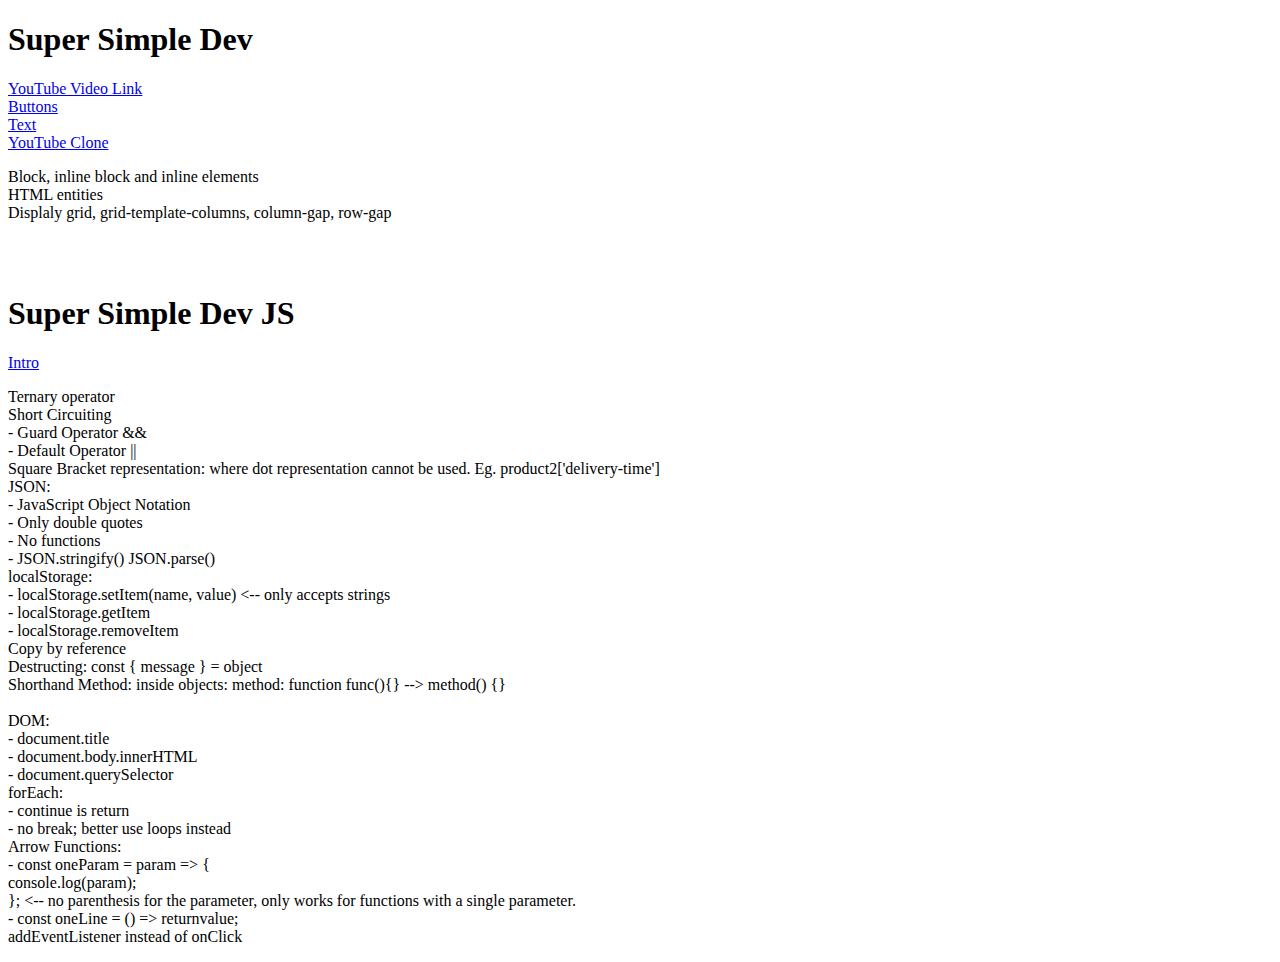
<file: index.html>
<!DOCTYPE html>
<html lang="en">

<head>
    <meta charset="UTF-8">
    <meta name="viewport" content="width=, initial-scale=1.0">
    <title>List of some of my first HTML projects</title>
</head>

<body>
    <h1>Super Simple Dev</h1>
    <a href="https://www.youtube.com/watch?v=G3e-cpL7ofc" target="_blank">YouTube Video Link</a> <br />
    <a href="./supersimpledev/buttons.html">Buttons</a> <br>
    <a href="./supersimpledev/text.html">Text</a> <br>
    <a href="./supersimpledev/youtubeclone.html">YouTube Clone</a>
    <p>
        Block, inline block and inline elements <br>
        HTML entities <br>
        Displaly grid, grid-template-columns, column-gap, row-gap
    </p>
    <br><br>
    <h1>Super Simple Dev JS</h1>
    <a href="./supersimpledevjs/">Intro</a>
    <p>
        Ternary operator <br>
        Short Circuiting <br>
        - Guard Operator && <br>
        - Default Operator || <br>    
        Square Bracket representation: where dot representation cannot be used. Eg. product2['delivery-time'] <br>
        JSON: <br>
        - JavaScript Object Notation <br>
        - Only double quotes <br>
        - No functions <br>
        - JSON.stringify()  JSON.parse() <br>
        localStorage: <br>
        - localStorage.setItem(name, value) &lt;-- only accepts strings <br>
        - localStorage.getItem <br>
        - localStorage.removeItem <br>
        Copy by reference <br>
        Destructing: const { message } = object <br>
        Shorthand Method: inside objects: method: function func(){} --&gt; method() {} <br><br>
        DOM: <br>
        - document.title <br>
        - document.body.innerHTML <br>
        - document.querySelector <br>
        forEach: <br>   
        - continue is return <br>
        - no break; better use loops instead <br>
        Arrow Functions: <br>
        - const oneParam = param => { <br>
            console.log(param); <br>
        }; &lt;-- no parenthesis for the parameter, only works for functions with a single parameter. <br>  
        - const oneLine = () => returnvalue; <br>
        addEventListener instead of onClick
    </p>
</body>

</html>
</file>
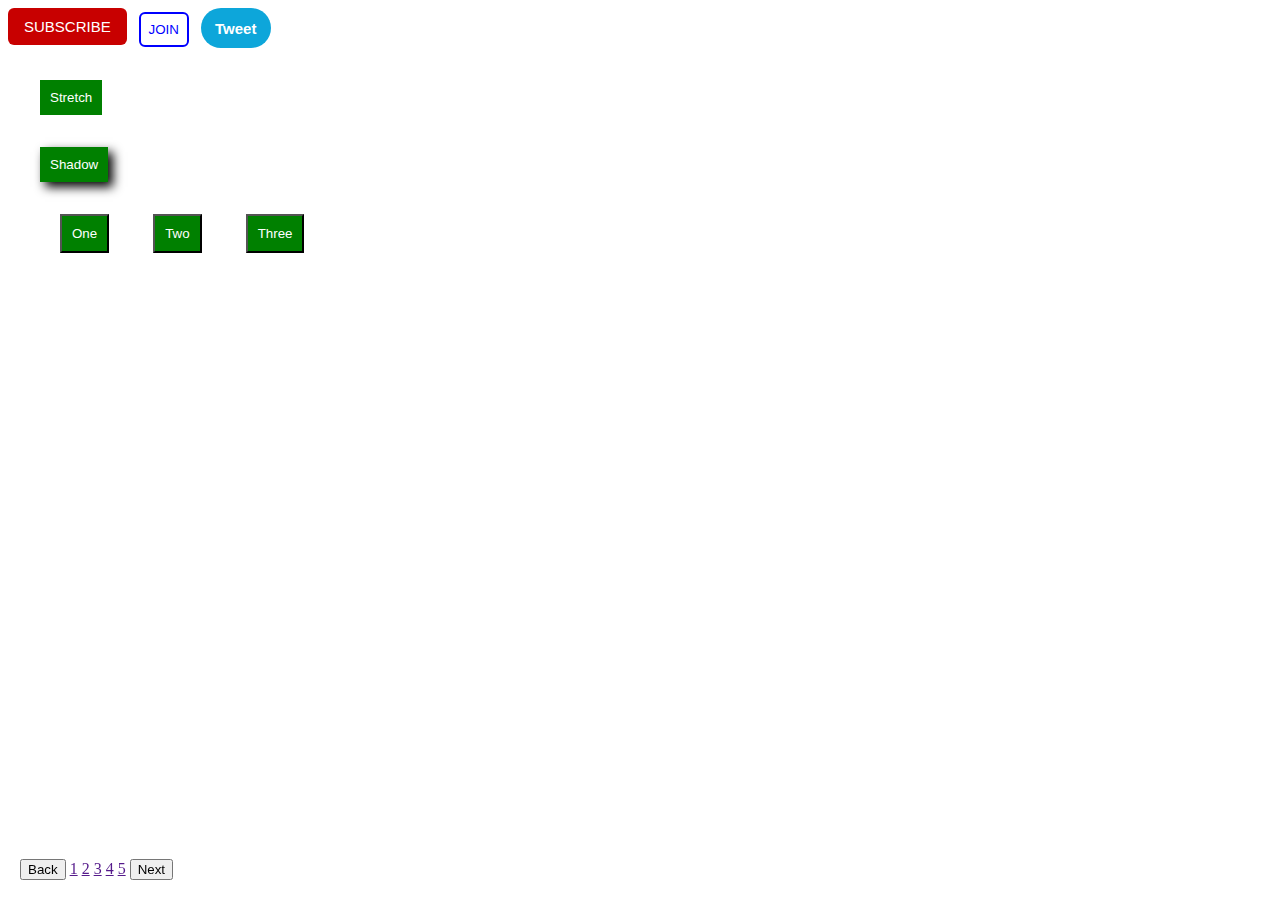
<file: supersimpledev/buttons.html>
<!DOCTYPE html>
<html lang="en">

<head>
    <meta charset="UTF-8">
    <meta name="viewport" content="width=device-width, initial-scale=1.0">
    <title>YouTube</title>
    <link rel="stylesheet" href="buttons.css">
</head>


<body>
    <button class="subscribe-button">SUBSCRIBE</button>
    <button class="join-button">JOIN</button>
    <button class="tweet-button">Tweet</button>
    <div class="stretch-div">
        <button>Stretch</button>
    </div>
    <div class="shadow-div">
        <button>Shadow</button>
    </div>
    <div class="pagination">
        <button>Back</button>
        <a href="">1</a>
        <a href="">2</a>
        <a href="">3</a>
        <a href="">4</a>
        <a href="">5</a>
        <button>Next</button>
    </div>
    <div class="marginpaddingtogether">
        <button>One</button>
        <button>Two</button>
        <button>Three</button>
    </div>
</body>

</html>
</file>
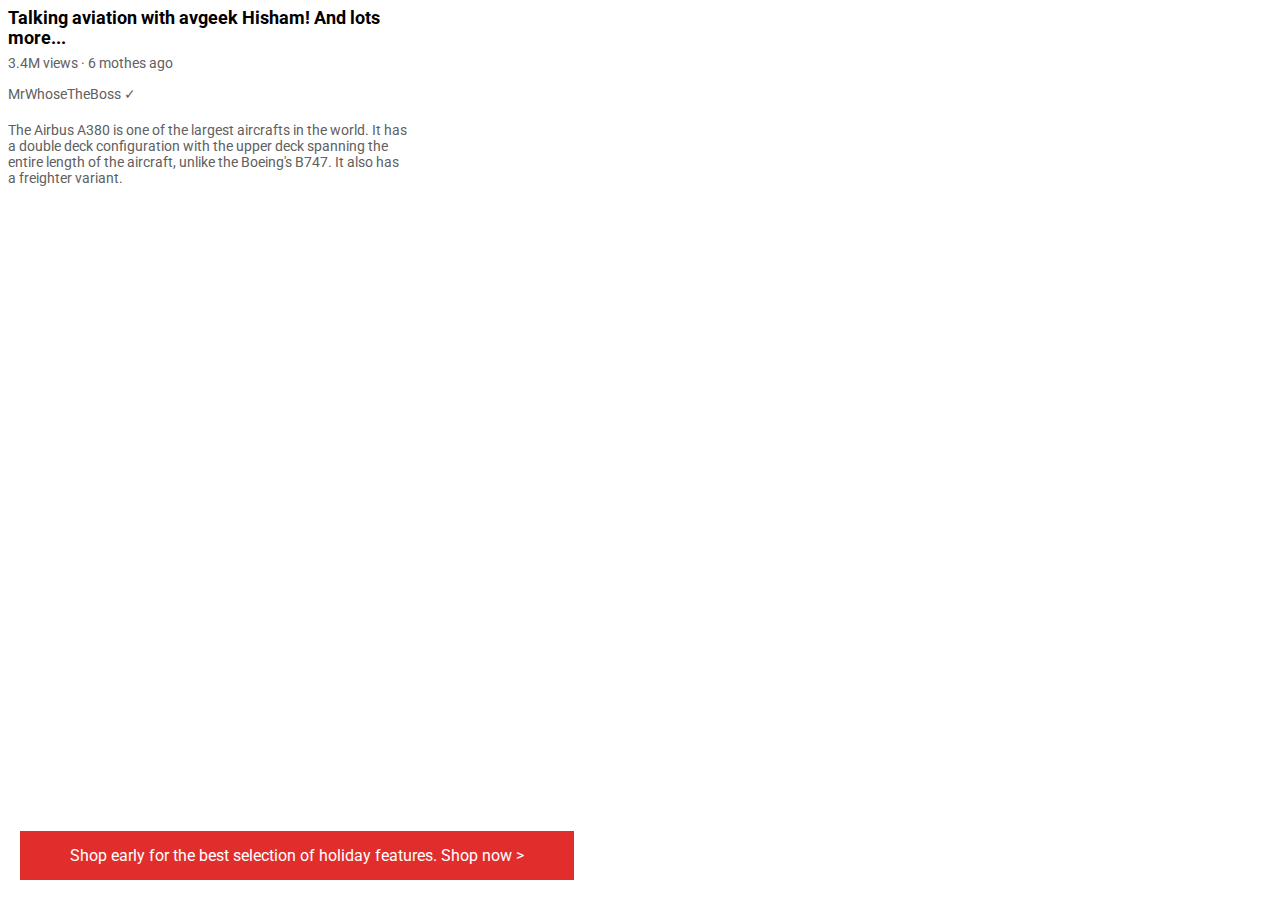
<file: supersimpledev/text.html>
<!DOCTYPE html>
<html lang="en">

<head>
    <meta charset="UTF-8">
    <meta name="viewport" content="width=device-width, initial-scale=1.0">
    <title>Text</title>
    <link rel="stylesheet" href="text.css">
    <link rel="preconnect" href="https://fonts.googleapis.com">
    <link rel="preconnect" href="https://fonts.gstatic.com" crossorigin>
    <link href="https://fonts.googleapis.com/css2?family=Roboto&display=swap" rel="stylesheet">
</head>

<body>
    <p class="video-title">
        Talking aviation with avgeek Hisham! And lots more...
    </p>
    <p class="video-stats">
        3.4M views &#183; 6 mothes ago
    </p>
    <p class="video-author">
        MrWhoseTheBoss &#x2713;
    </p>
    <p class="video-description">
        The Airbus A380 is one of the largest aircrafts in the world. It has a double deck configuration with the upper
        deck spanning the entire length of the aircraft, unlike the Boeing's B747. It also has a freighter variant.
    </p>

    <p class="apple-text">
        Shop early for the best selection of holiday features. <span class="shopnow-span">Shop now &gt;</span>
    </p>
</body>

</html>
</file>
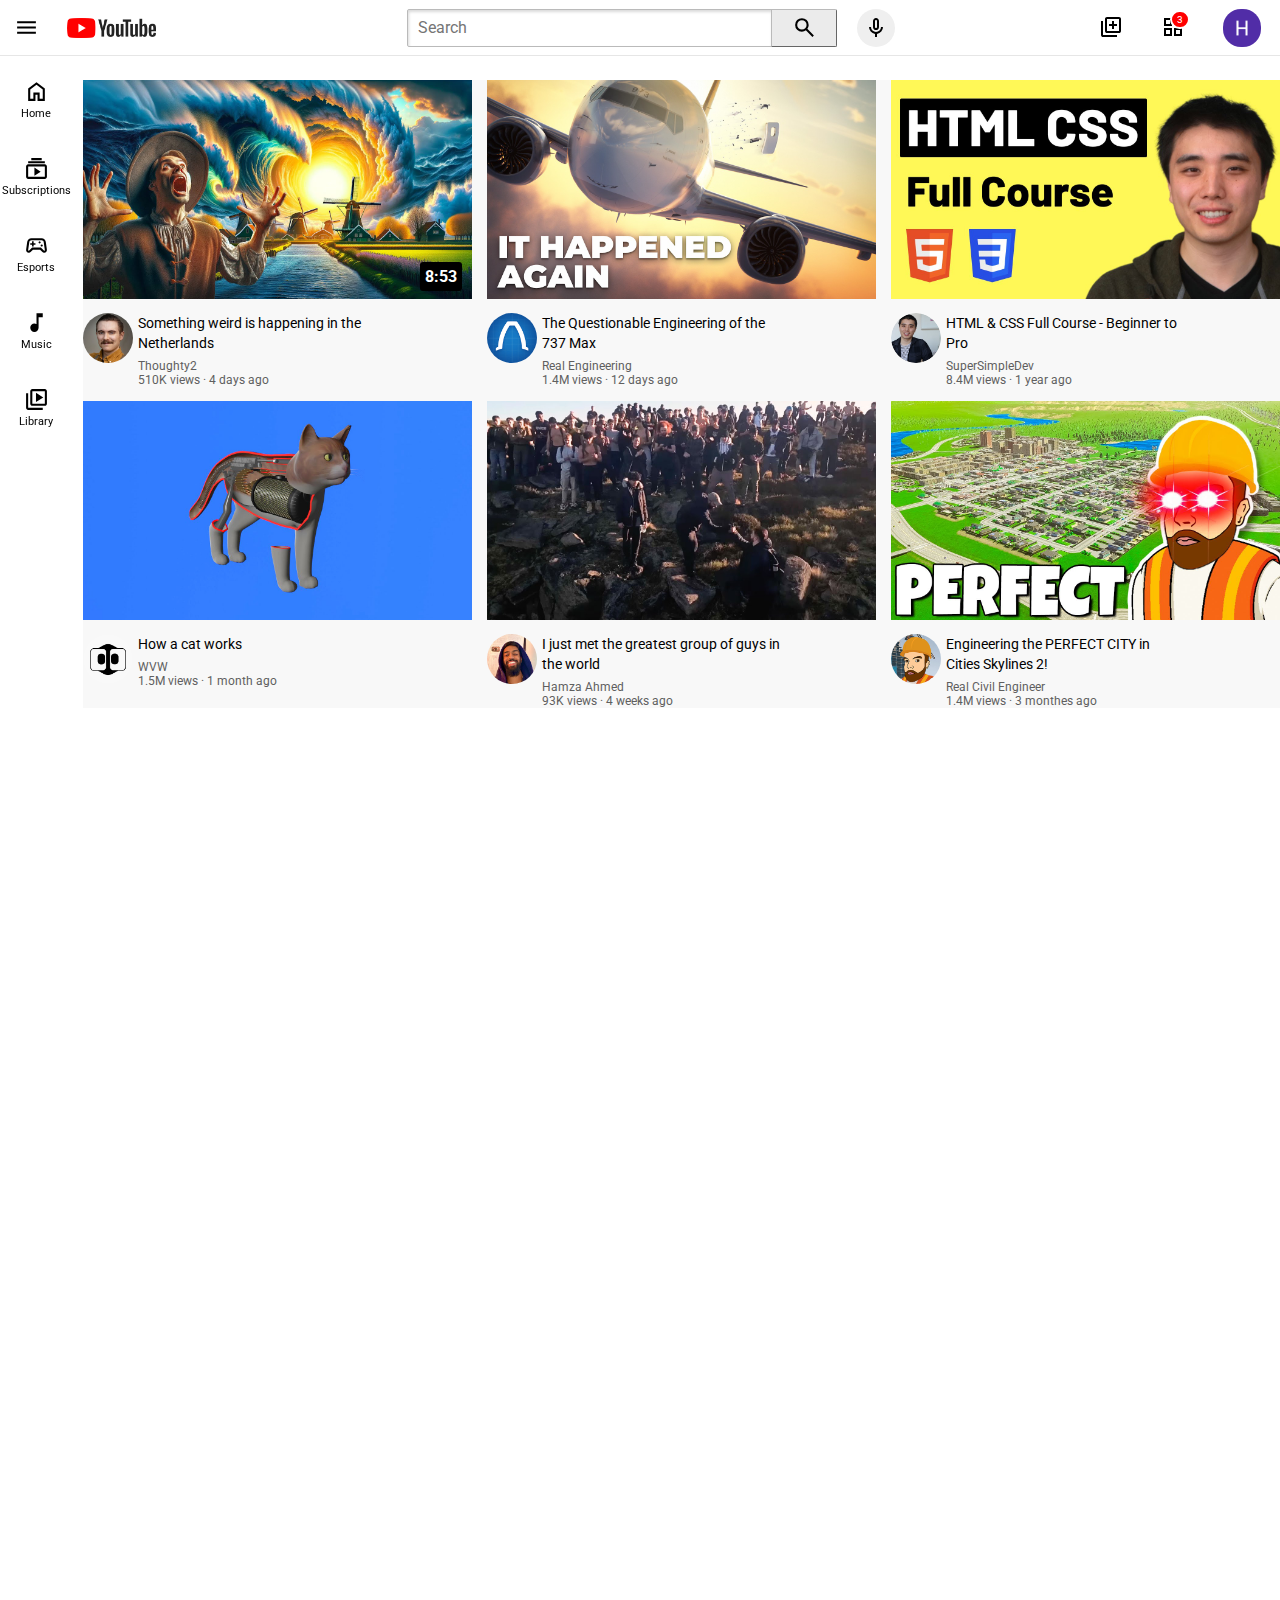
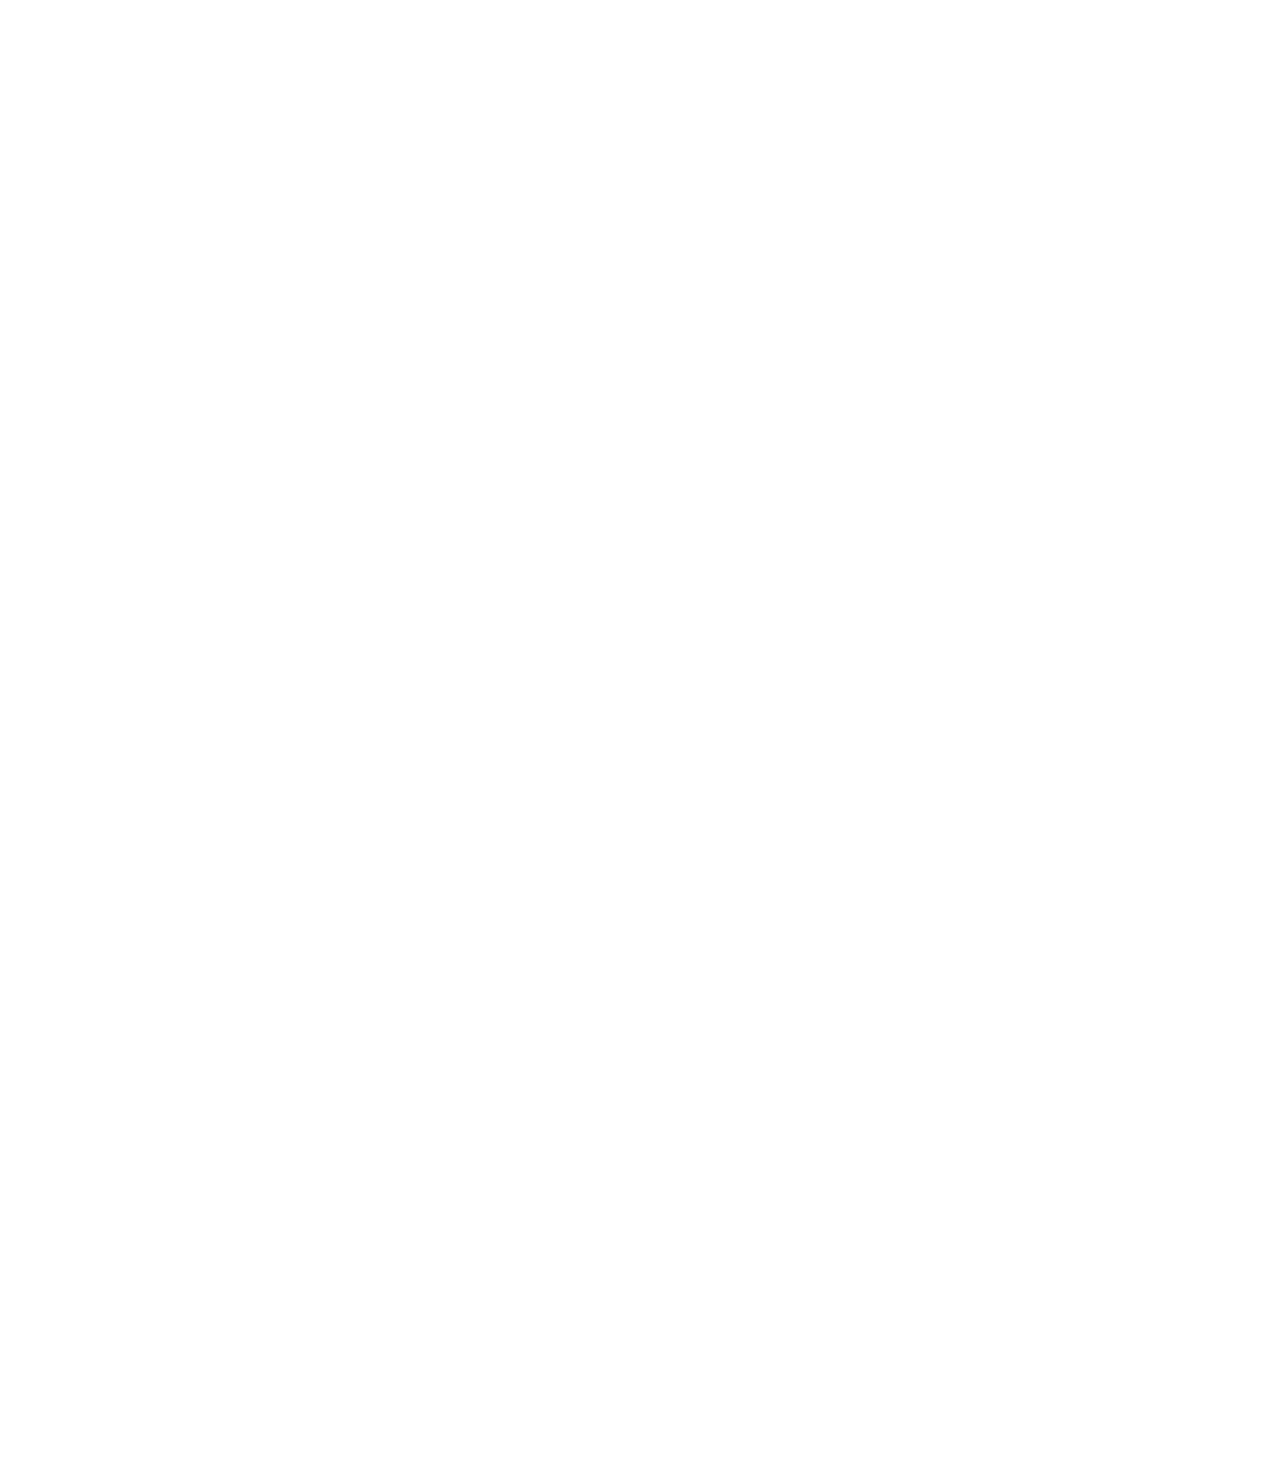
<file: supersimpledev/youtubeclone.html>
<!DOCTYPE html>
<html lang="en">

<head>
    <meta charset="UTF-8">
    <meta name="viewport" content="width=device-width, initial-scale=1.0">
    <title>YouTube</title>
    <link rel="stylesheet" href="text.css">
    <link rel="preconnect" href="https://fonts.googleapis.com">
    <link rel="preconnect" href="https://fonts.gstatic.com" crossorigin>
    <link href="https://fonts.googleapis.com/css2?family=Roboto&display=swap" rel="stylesheet">
    <link rel="stylesheet" href="youtubeclone_assets/body.css">
    <link rel="stylesheet" href="youtubeclone_assets/header.css">
    <link rel="stylesheet" href="youtubeclone_assets/general.css">
    <link rel="stylesheet" href="youtubeclone_assets/sidebar.css">
</head>

<body>
    <div class="header">
        <div class="left-section">
            <img class="hamburger-menu" src="youtubeclone_assets/hamburger.svg" alt="hamburger_menu">
            <img class="youtube-logo" src="youtubeclone_assets/YouTube_logo_(2017).png" alt="youtube_logo">
        </div>
        <div class="middle-section">
            <input class="search-bar" type="text" placeholder="Search">
            <button class="search-icon-button">
                <img src="youtubeclone_assets/search.svg" alt="search_icon">
                <div class="tooltip">Search</div>
            </button>
            <button class="microphone-icon-button">
                <img src="youtubeclone_assets/microphone.svg" alt="microphone_icon">
                <div class="tooltip">Voice Search</div>
            </button>
        </div>
        <div class="right-section">
            <div class="add-icon">
                <img src="youtubeclone_assets/library_add.svg" alt="add_video">
                <div class="tooltip">Upload Video</div>
            </div>
            <div class="block-icon">
                <img src="youtubeclone_assets/block.svg" alt="block_icon">
                <div class="block-notification">
                    3
                </div>
            </div>
            <img class="profile-icon" src="youtubeclone_assets/profile_icon.jpg" alt="profile_icon">
        </div>
    </div>

    <div class="side-bar">
        <div class="sidebar-links">
            <img src="youtubeclone_assets/home_icon.svg" alt="home_icon">
            <div>
                Home
            </div>
        </div>
        <div class="sidebar-links">
            <img src="youtubeclone_assets/subscriptions_icon.svg" alt="subscriptions_icon">
            <div>
                Subscriptions
            </div>
        </div>
        <div class="sidebar-links">
            <img src="youtubeclone_assets/esports_icon.svg" alt="esports_icon">
            <div>
                Esports
            </div>
        </div>
        <div class="sidebar-links">
            <img src="youtubeclone_assets/music_icon.svg" alt="music_icon">
            <div>
                Music
            </div>
        </div>
        <div class="sidebar-links">
            <img src="youtubeclone_assets/library_icon.svg" alt="library_icon">
            <div>
                Library
            </div>
        </div>
    </div>

    <div class="video-grid">
        <div class="video-preview">
            <div class="thumbnail-row">
                <img class="video-thumbnail" src="./youtubeclone_assets/thumbnail1.jpg" alt="thumbnail1">
                <div class="video-time">8:53</div>
            </div>
            <div class="video-info-grid">
                <div class="channel-icon">
                    <img src="youtubeclone_assets/channelicon1.jpg" alt="channelicon1">
                </div>
                <div class="video-info">
                    <p class="video-title">
                        Something weird is happening in the Netherlands
                    </p>
                    <p class="video-author">
                        Thoughty2
                    </p>
                    <p class="video-stats">
                        510K views &middot; 4 days ago
                    </p>
                </div>
                <div class="channel-peek">
                    <img src="youtubeclone_assets/channelicon1.jpg" alt="channel_icon">
                    <div>
                        <h1>Thoughty2</h1>
                        <p>6M subscribers</p>
                    </div>
                </div>
            </div>
        </div>
            
        <div class="video-preview">
            <div>
                <img class="video-thumbnail" src="./youtubeclone_assets/thumbnail2.jpg" alt="thumbnail1">
            </div>
            <div class="video-info-grid">
                <div class="channel-icon">
                    <img src="youtubeclone_assets/channelicon2.jpg" alt="channelicon1">
                </div>
                <div class="video-info">
                    <p class="video-title">
                        The Questionable Engineering of the 737 Max
                    </p>
                    <p class="video-author">
                        Real Engineering
                    </p>
                    <p class="video-stats">
                        1.4M views &middot; 12 days ago
                    </p>
                </div>
            </div>
        </div>

        <div class="video-preview">
            <div>
                <img class="video-thumbnail" src="./youtubeclone_assets/thumbnail3.jpg" alt="thumbnail1">
            </div>
            <div class="video-info-grid">
                <div class="channel-icon">
                    <img src="youtubeclone_assets/channelicon3.jpg" alt="channelicon1">
                </div>
                <div class="video-info">
                    <p class="video-title">
                        HTML & CSS Full Course - Beginner to Pro
                    </p>
                    <p class="video-author">
                        SuperSimpleDev
                    </p>
                    <p class="video-stats">
                        8.4M views &middot; 1 year ago
                    </p>
                </div>
            </div>
        </div>

        <div class="video-preview">
            <div>
                <img class="video-thumbnail" src="./youtubeclone_assets/thumbnail4.jpg" alt="thumbnail1">
            </div>
            <div class="video-info-grid">
                <div class="channel-icon">
                    <img src="youtubeclone_assets/channelicon4.jpg" alt="channelicon1">
                </div>
                <div class="video-info">
                    <p class="video-title">
                        How a cat works
                    </p>
                    <p class="video-author">
                        WVW
                    </p>
                    <p class="video-stats">
                        1.5M views &middot; 1 month ago
                    </p>
                </div>
            </div>
        </div>


        <div class="video-preview">
            <div>
                <img class="video-thumbnail" src="./youtubeclone_assets/thumbnail5.jpg" alt="thumbnail1">
            </div>
            <div class="video-info-grid">
                <div class="channel-icon">
                    <img src="youtubeclone_assets/channelicon5.jpg" alt="channelicon1">
                </div>
                <div class="video-info">
                    <p class="video-title">
                        I just met the greatest group of guys in the world
                    </p>
                    <p class="video-author">
                        Hamza Ahmed
                    </p>
                    <p class="video-stats">
                        93K views &middot; 4 weeks ago
                    </p>
                </div>
            </div>
        </div>

        <div class="video-preview">
            <div>
                <img class="video-thumbnail" src="./youtubeclone_assets/thumbnail6.jpg" alt="thumbnail1">
            </div>
            <div class="video-info-grid">
                <div class="channel-icon">
                    <img src="youtubeclone_assets/channelicon6.jpg" alt="channelicon1">
                </div>
                <div class="video-info">
                    <p class="video-title">
                        Engineering the PERFECT CITY in Cities Skylines 2!
                    </p>
                    <p class="video-author">
                        Real Civil Engineer
                    </p>
                    <p class="video-stats">
                        1.4M views &middot; 3 monthes ago
                    </p>
                </div>
            </div>
        </div>
    </div>
</body>

</html>
</file>
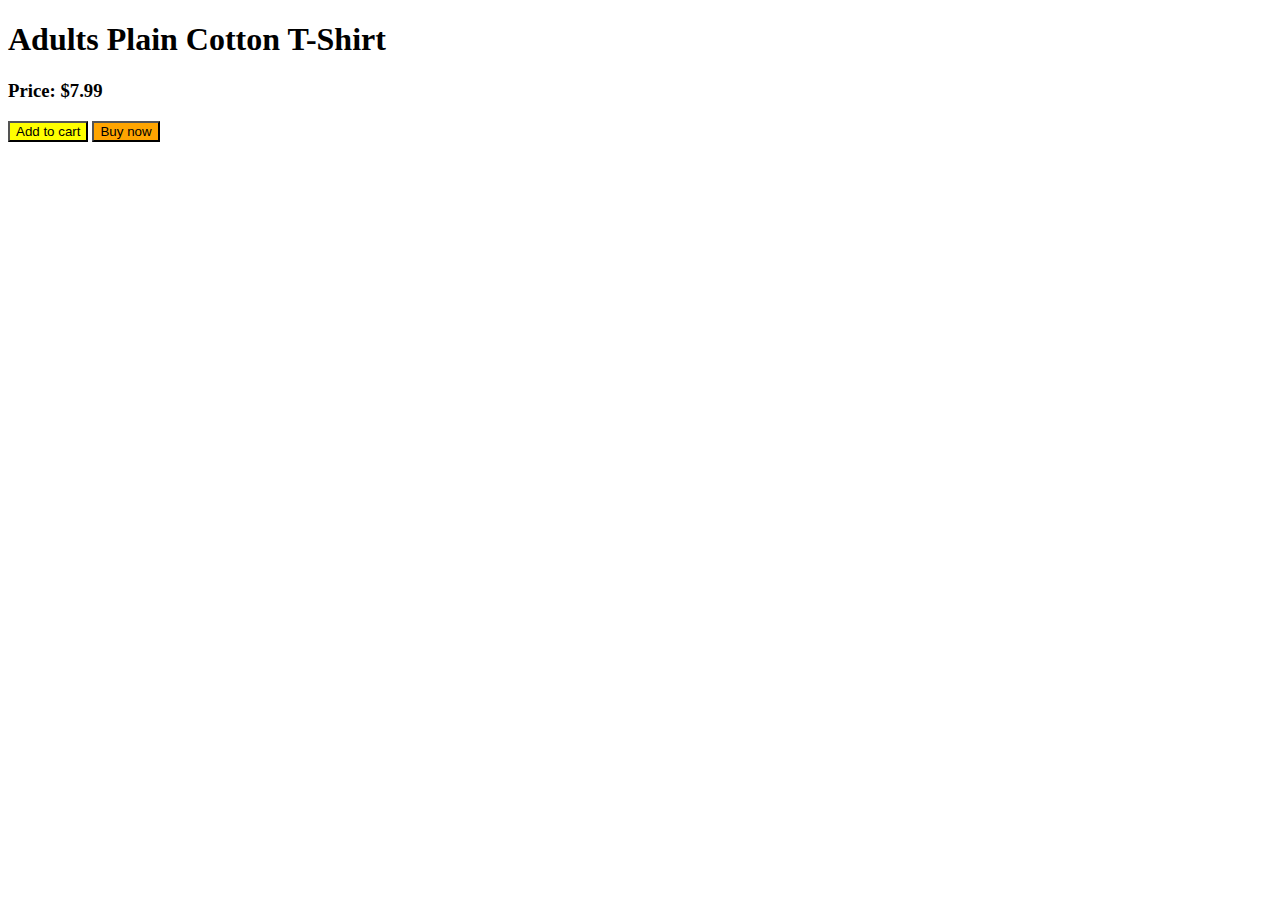
<file: supersimpledevjs/01-supersimpledevjs.html>
<!DOCTYPE html>
<html lang="en">
<head>
    <meta charset="UTF-8">
    <meta name="viewport" content="width=device-width, initial-scale=1.0">
    <title>JavaScript</title>
</head>
<body>
    <h1>Adults Plain Cotton T-Shirt</h1>
    <h3>Price: $7.99</h3>
    <button style="background-color: yellow;" onclick="
        alert('Added to cart');    
    ">Add to cart</button>
    <button style="background-color: orange;" onclick="
        console.log('loading...');
        alert('Purchased!');
    ">Buy now</button>
</body>
</html>
</file>
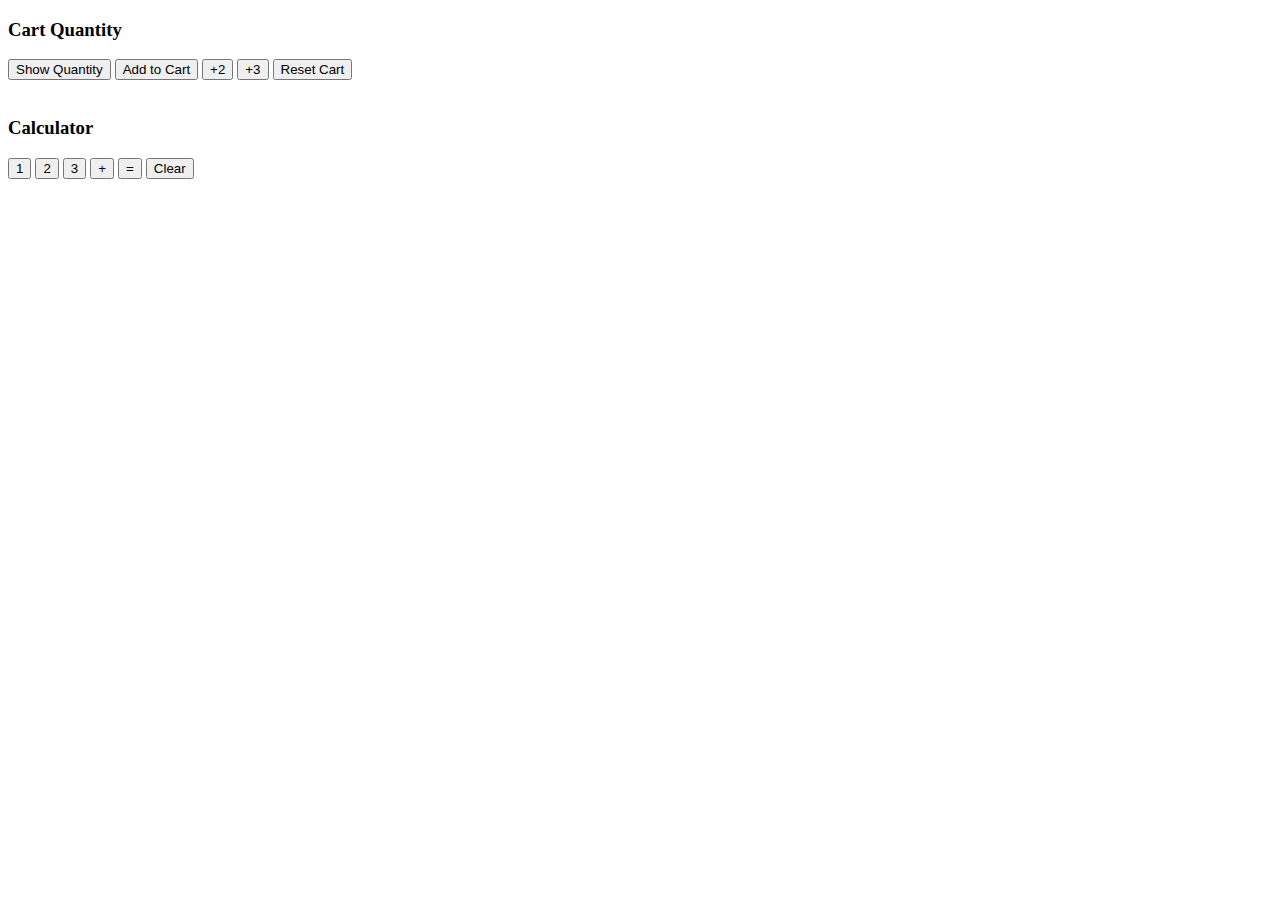
<file: supersimpledevjs/02-variables.html>
<!DOCTYPE html>
<html lang="en">
<head>
    <meta charset="UTF-8">
    <meta name="viewport" content="width=device-width, initial-scale=1.0">
    <title>Variables</title>
</head>
<body>
    <script>
        let cartquantity = 0;
        let calculation = "";

        function updateCartQuantity (amount) {
            if (amount == '0') {
                cartquantity = 0;
                console.log('Cart Quantity Reset');
            } else {
                if (cartquantity == 10) {
                    alert('Cart is full!');
                    return;
                }
                cartquantity = (cartquantity + amount) > 10 ? 10 : cartquantity += amount;
                console.log(`Cart Quantity: ${cartquantity}`);
            }
        }

        function appendCalculation (character) {
            calculation += character;
            console.log(calculation);
        }
    </script>
    
    <h3>Cart Quantity</h3> 
    <button onclick="console.log(`Cart Quantity: ${cartquantity}`)">Show Quantity</button>
    <button onclick="updateCartQuantity(1)">Add to Cart</button>
    <button onclick="updateCartQuantity(2)">+2</button>
    <button onclick="updateCartQuantity(3)">+3</button>
    <button onclick="updateCartQuantity(0)">Reset Cart</button>

    <br><br>
    <h3>Calculator</h3>
    <button onclick="appendCalculation(1)">1</button>
    <button onclick="appendCalculation(2)">2</button>
    <button onclick="appendCalculation(3)">3</button>
    <button onclick="appendCalculation(' + ')">+</button>
    <button onclick="calculation = eval(calculation); console.log(calculation)">=</button>
    <button onclick="calculation = ''; console.log('Cleared.')">Clear</button>
</body>
</html>
</file>
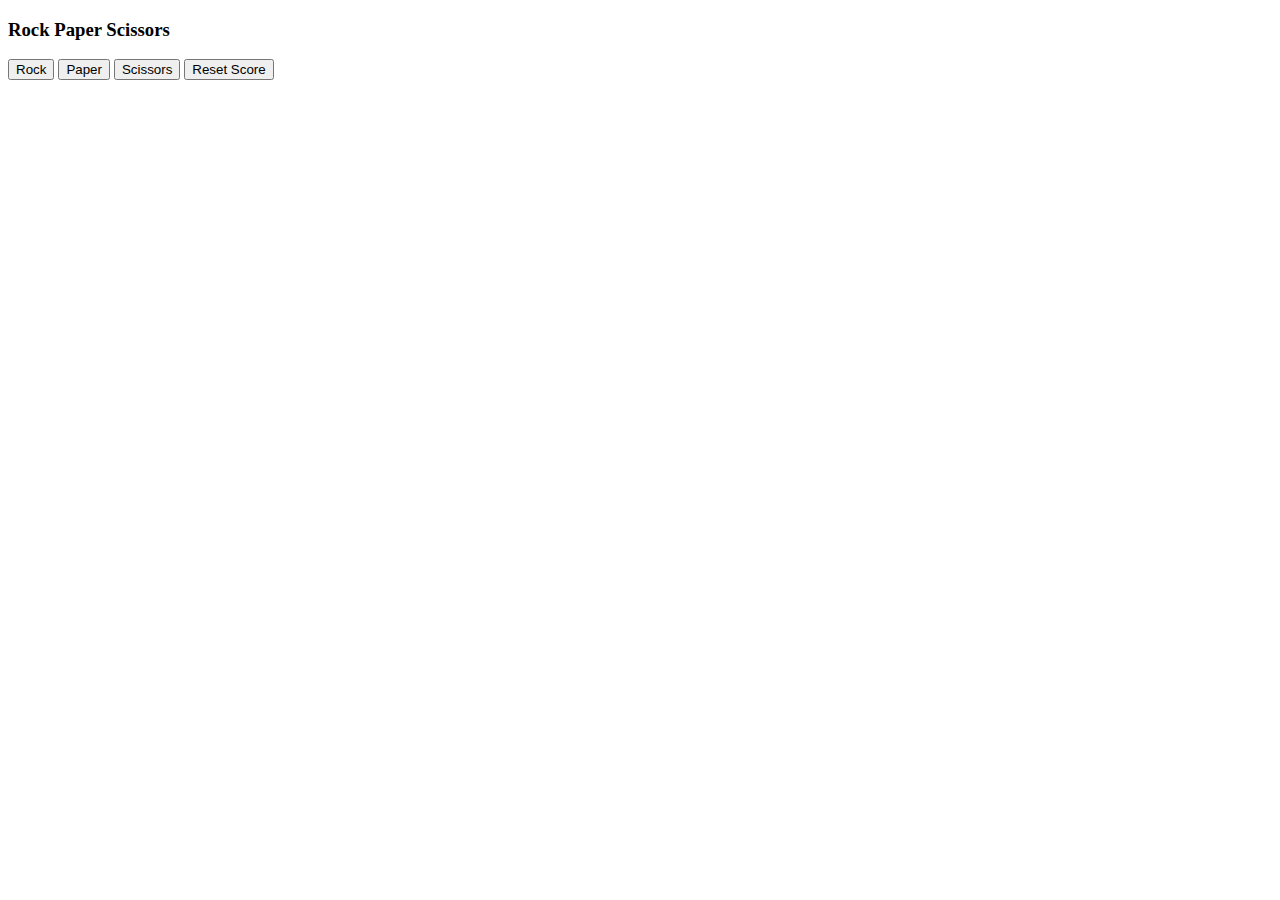
<file: supersimpledevjs/03-rock-paper-scissor.html>
<!DOCTYPE html>
<html lang="en">
<head>
    <meta charset="UTF-8">
    <meta name="viewport" content="width=device-width, initial-scale=1.0">
    <title>Booleans</title>
</head>
<body>
    <script>
        const score = {
            wins: 0,
            loses: 0,
            ties: 0
        }

        function decideWinner (userChoice) {
            let randomNumber = Math.random();
            let computerChoice = '';
            let result = '';

            if (randomNumber < 0.33) {
                computerChoice = 'rock';
            } else if (randomNumber > 0.66) {
                computerChoice = 'scissor';
            } else {
                computerChoice = 'paper';
            }
            if (userChoice == computerChoice) {
                result = 'Tie.';
                score.ties++;
            } else if ((userChoice == 'rock' && computerChoice == 'scissor') || (userChoice == 'paper' && computerChoice == 'rock') || (userChoice == 'scissor' && computerChoice == 'paper')) {
                result = 'You won.';
                score.wins++;
            } else {
                result = 'You lost.';
                score.loses++;
            }
            
            alert(`You chose ${userChoice}. The computer chose ${computerChoice}. ${result}\nWins:${score.wins} Loses:${score.loses} Ties:${score.ties}`);
        }
    </script>

    <h3>Rock Paper Scissors</h3>
    <button onclick="decideWinner('rock')">Rock</button>
    <button onclick="decideWinner('paper')">Paper</button>
    <button onclick="decideWinner('scissors')">Scissors</button>
    <button onclick="score.loses = score.ties = score.wins = 0">Reset Score</button>
</body>
</html>
</file>
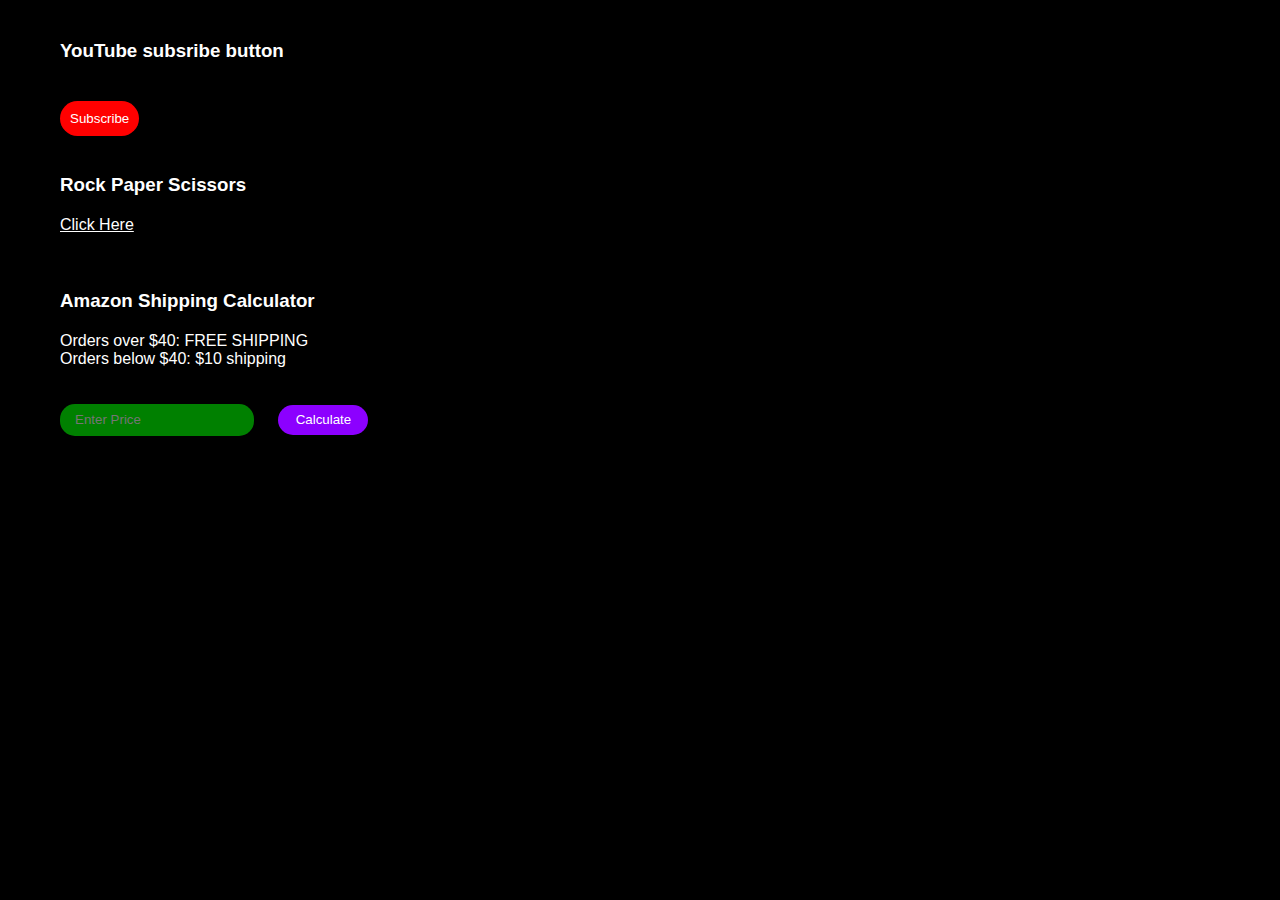
<file: supersimpledevjs/04-dom.html>
<!DOCTYPE html>
<html lang="en">
<head>
    <meta charset="UTF-8">
    <meta name="viewport" content="width=device-width, initial-scale=1.0">
    <title>DOM</title>
    <link rel="stylesheet" href="./04-dom.css">
</head>
<body>
    <script>
        function subscribe() {
            const buttonContent = document.querySelector('.subscribe-button').innerHTML;
            if (buttonContent == 'Subscribe') {
                document.querySelector('.subscribe-button').innerText = 'Subscribed';
            } else {
                document.querySelector('.subscribe-button').innerText = 'Subscribe';
            }
        }

        function calculateCost() {
            let cost = Number(document.querySelector('.input-element').value) * 100;
            if (isNaN(cost)) {
                alert('Please enter a number');
                document.querySelector('.input-element').value = '';
                return;
            } else if (cost < 4000) {
                cost += 1000;
            }
            cost /= 100;
            document.querySelector('.cost-display').innerHTML = `Total cost: $${cost}.`;
        }

        function keyPress (event) {
            if (event.key === "Enter")
                calculateCost();
        }
    </script>

    <h3>YouTube subsribe button</h3>
    <button class="subscribe-button" onclick="subscribe()">Subscribe</button>
    <br><br>
    
    <h3>Rock Paper Scissors</h3>
    <div>
      <a class="rps-link" href="./05-rock-paper-scissors-v2.html">Click Here</a>
    </div>
    <br><br>

    <h3>Amazon Shipping Calculator</h3>
    <p>Orders over $40: FREE SHIPPING <br>Orders below $40: $10 shipping</p>
    <input class="input-element" placeholder="Enter Price" onkeydown="keyPress(event)">
    <button class="input-button" onclick="calculateCost()">Calculate</button>
    <p class="cost-display"></p>
</body>
</html>
</file>
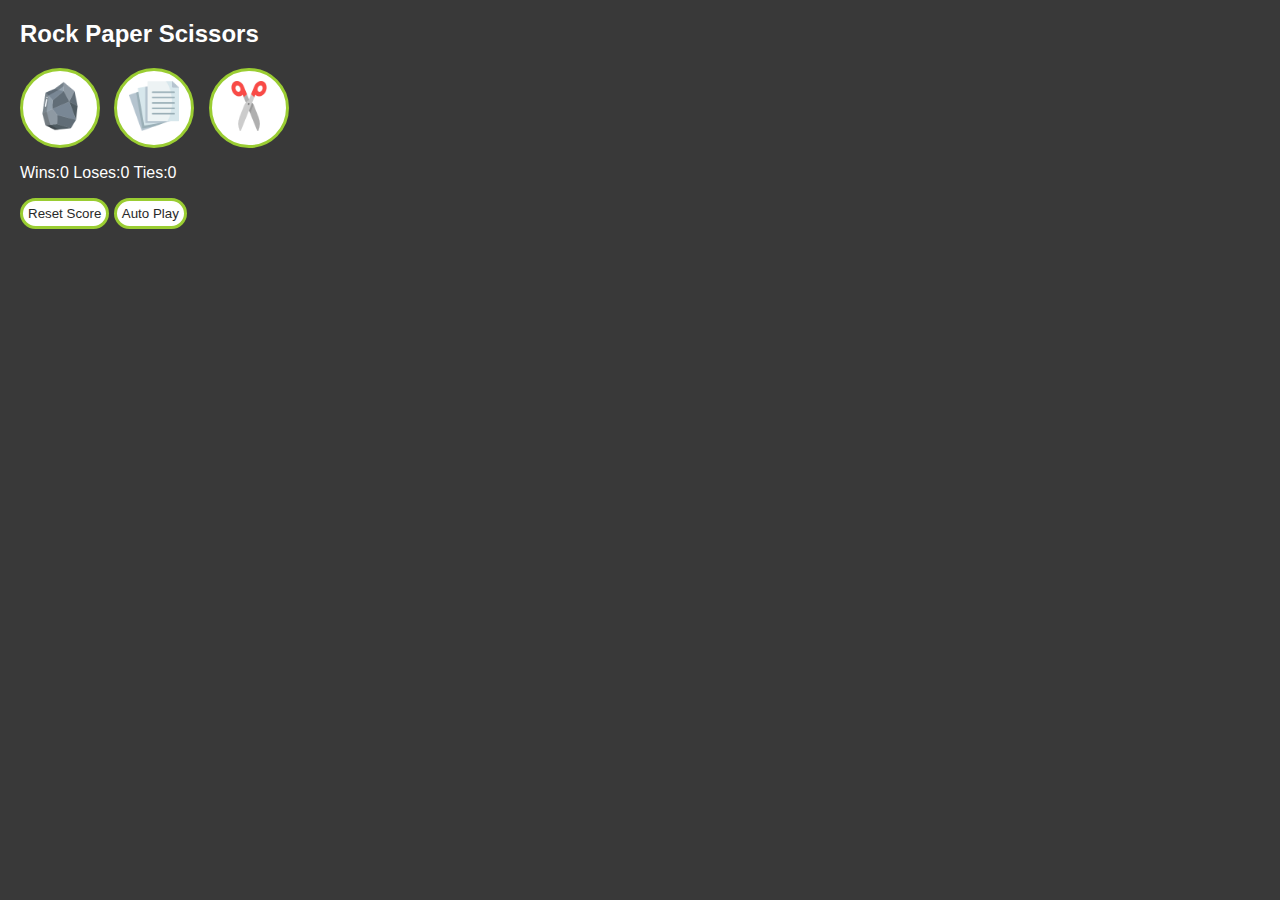
<file: supersimpledevjs/05-rock-paper-scissors-v2.html>
<!DOCTYPE html>
<html lang="en">
<head>
    <meta charset="UTF-8">
    <meta name="viewport" content="width=device-width, initial-scale=1.0">
    <title>Rock Paper Scissor</title>
    <link rel="stylesheet" href="./05-rock-paper-scissors-v2.css">
</head>
<body>
    <div class="rps">
        <h2>Rock Paper Scissors</h2>
        <button onclick="updateScore('rock')"><img src="./assets/rock.png" alt="Rock"></button>
        <button onclick="updateScore('paper')"><img src="./assets/paper.png" alt="Paper"></button>
        <button onclick="updateScore('scissor')"><img src="./assets/scissors.png" alt="Scissors"></button>
    </div>
    <p class="js-result"></p>
    <p class="js-computer-choice"></p>
    <p class="js-score"></p>

    <button class="reset-button" onclick="resetScore()">Reset Score</button>
    <button class="auto-play-button" onclick="autoPlay()">Auto Play</button>

    <script>
        const score = {
            wins: 0,
            loses: 0,
            ties: 0
        }

        displayScore();

        function updateScore (userChoice) {
            let randomNumber = Math.random();
            let computerChoice = '';
            let result = '';

            if (randomNumber < 0.33) {
                computerChoice = 'rock';
            } else if (randomNumber > 0.66) {
                computerChoice = 'scissor';
            } else {
                computerChoice = 'paper';
            }

            if (userChoice == computerChoice) {
                result = 'Tie.';
                score.ties++;
            } else if ((userChoice == 'rock' && computerChoice == 'scissor') || (userChoice == 'paper' && computerChoice == 'rock') || (userChoice == 'scissor' && computerChoice == 'paper')) {
                result = 'You won.';
                score.wins++;
            } else {
                result = 'You lost.';
                score.loses++;
            }

            document.querySelector('.js-result').innerHTML = result;
            document.querySelector('.js-computer-choice').innerHTML = 'Computer choice: ' + computerChoice;
            displayScore();
        }

        function displayScore () {
            document.querySelector('.js-score')
            .innerHTML = `Wins:${score.wins} Loses:${score.loses} Ties:${score.ties}`;
        }

        function resetScore() {
            score.loses = score.wins = score.ties = 0;
            displayScore();
            document.querySelector('.js-result').innerHTML = '';
            document.querySelector('.js-computer-choice').innerHTML = '';
        }

        let isPlaying = false;
        let autoPlayId;

        function autoPlay() {
            if (isPlaying) {
                clearInterval(autoPlayId);
                isPlaying = false;
                return;
            }
            autoPlayId = setInterval(() => {
                const randomNumber = Math.random();
                if (randomNumber < 0.33) {
                    updateScore('rock');
                } else if (randomNumber > 0.66) {
                    updateScore('paper');
                } else {
                    updateScore('scissor');
                }
            }, 10);
            isPlaying = true;
        }
    </script>
</body>
</html>
</file>
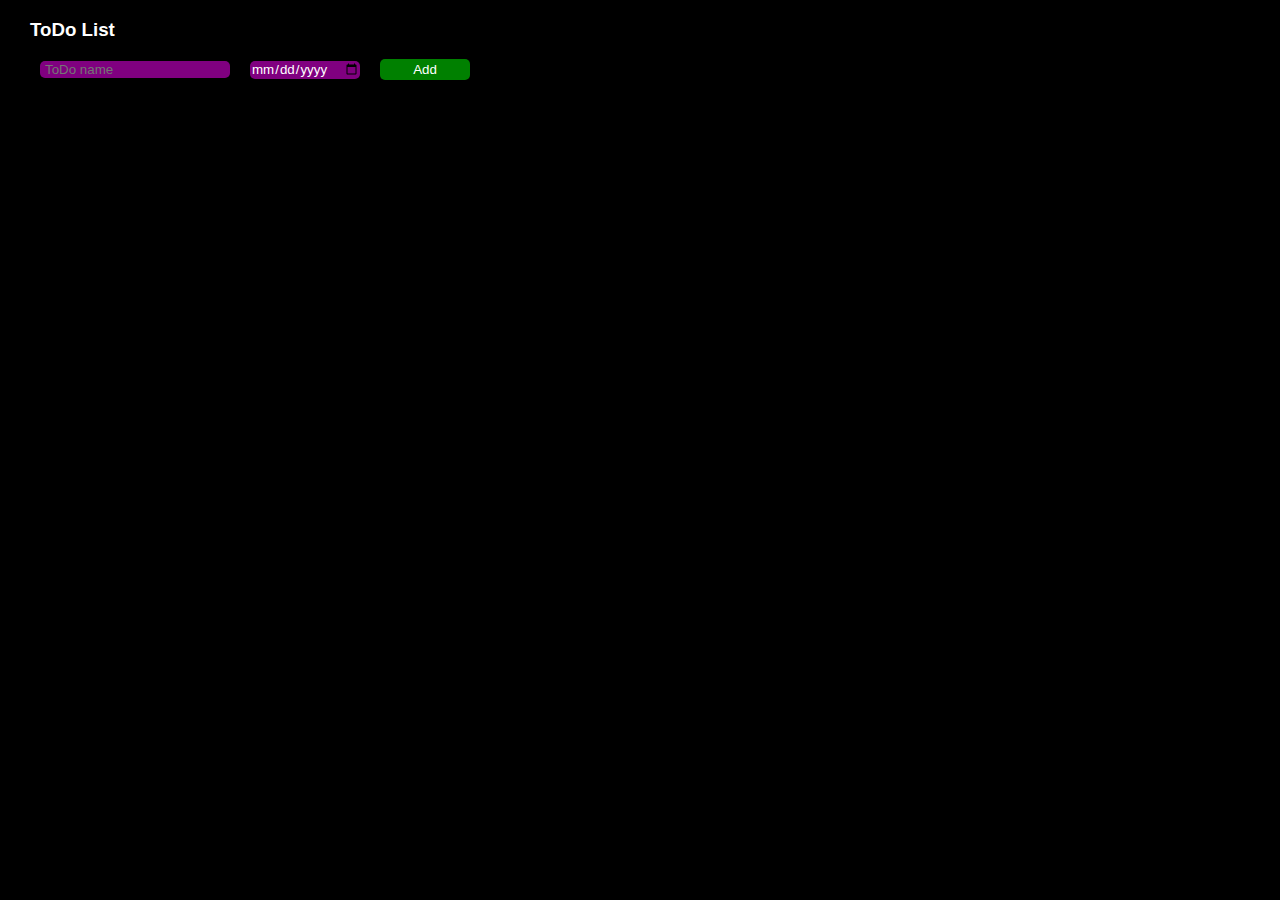
<file: supersimpledevjs/06-todo-list.html>
<!DOCTYPE html>
<html lang="en">
<head>
    <meta charset="UTF-8">
    <meta name="viewport" content="width=device-width, initial-scale=1.0">
    <title>ToDo List</title>
    <link rel="stylesheet" href="./06-todo-list.css">
</head>
<body>
    <script src="./06-todo-list.js"></script>

    <h3>ToDo List</h3>
    <div class="todo-grid">
        <input class="name-input" placeholder="ToDo name">
        <input class="date-input" type="date">
        <button class="add-button" onclick="addTodo()">Add</button>
    </div>
    <div class="todo-list">

    </div>
</body>
</html>
</file>
<file: supersimpledev/buttons.css>
.subscribe-button {
    background-color: rgb(200, 0, 0);
    border: none;
    color: white;
    /* height: 40px;
    width: 100px; */
    padding-top: 10px;
    padding-bottom: 10px;
    padding-left: 16px;
    padding-right: 16px;
    border-radius: 6px;
    font-size: 15px;
    cursor: pointer;
    margin-right: 8px;
    transition: opacity 0.2s;
    vertical-align: top;
}

.subscribe-button:hover {
    opacity: 0.7;
}

.subscribe-button:active {
    opacity: 0.4;
}

.join-button {
    background-color: white;
    border-color: blue;
    color: blue;
    height: 35px;
    width: 50px;
    border-radius: 6px;
    border-style: solid;
    cursor: pointer;
    transition: all 0.2s;
}

.join-button:hover {
    background-color: blue;
    border-color: white;
    color: white;
}

.join-button:active {
    opacity: 0.7;
}

.tweet-button {
    background-color: rgb(13, 166, 218);
    color: white;
    height: 40px;
    width: 70px;
    cursor: pointer;
    border: none;
    border-radius: 20px;
    font-size: 15px;
    font-weight: 700;
    margin-left: 8px;
    transition: box-shadow 0.15s;
}

.tweet-button:hover {
    box-shadow: 5px 5px 10px rgba(0, 0, 0, 0.15);
}

.pagination {
    width: 500px;
    position: fixed;
    bottom: 20px;
    left: 20px;
}

.stretch-div {
    margin-top: 2rem;
    margin-left: 2rem;
}

.stretch-div button {
    background-color: green;
    color: white;
    border: none;
    padding-top: 10px;
    padding-bottom: 10px;
    padding-left: 10px;
    padding-right: 10px;
    transition: all 0.5s;
}

.stretch-div button:hover {
    padding-top: 20px;
    padding-bottom: 20px;
    padding-left: 20px;
    padding-right: 20px;
}

.shadow-div {
    margin-top: 2rem;
    margin-left: 2rem;
}

.shadow-div button {
    background-color: green;
    color: white;
    border: none;
    padding-top: 10px;
    padding-bottom: 10px;
    padding-left: 10px;
    padding-right: 10px;
    cursor: pointer;
    box-shadow: 5px 5px 10px black;
}

.shadow-div button:active {
    margin-top: 5px;
    margin-left: 5px;
    box-shadow: none;
}

.marginpaddingtogether {
    margin-top: 2rem;
    margin-left: 2rem;
}

.marginpaddingtogether button {
    background-color: green;
    color: white;
    padding-top: 10px;
    padding-bottom: 10px;
    padding-left: 10px;
    padding-right: 10px;
    margin-right: 20px;
    margin-left: 20px;
    transition: all 0.5s;
}

.marginpaddingtogether button:hover {
    padding-left: 20px;
    padding-right: 20px;
    margin-right: 10px;
    margin-left: 10px;
}
</file>
<file: supersimpledev/text.css>
p {
    font-family: Roboto;
    margin-top: 0;
    margin-bottom: 0;
}

.video-title {
    font-size: 18px;
    font-weight: bold;
    text-align: left;
    width: 400px;
    line-height: 20px;
}

.video-stats {
    font-size: 14px;
    color: rgb(96, 96, 96);
    margin-top: 7px;
}

.video-author {
    font-size: 14px;
    color: rgb(96, 96, 96);
    margin-top: 15px;
}

.video-description {
    font-size: 14px;
    color: rgb(96, 96, 96);
    width: 400px;
    margin-top: 20px;
}

.apple-text {
    position: absolute;
    bottom: 20px;
    left: 20px;
    background-color: rgb(226, 45, 45);
    color: white;
    padding-top: 15px;
    padding-bottom: 15px;
    padding-right: 50px;
    padding-left: 50px;
    cursor: default;
}

.shopnow-span:hover {
    text-decoration: underline;
    cursor: pointer;
}
</file>
<file: supersimpledev/youtubeclone_assets/body.css>
body {
    margin: 0;
    height: 3000px;
    padding-top: 80px;
    padding-left: 83px;
}

.video-grid {
    display: grid;
    grid-template-columns: 1fr 1fr 1fr;
    column-gap: 15px;
    row-gap: 14px;
    background-color: rgb(248, 248, 248);
}

@media (max-width: 1019px) {
    .video-grid {
        grid-template-columns: 1fr 1fr;
    }
}

@media (max-width: 700px) {
    .video-grid {
        grid-template-columns: 1fr;
    }
}

.video-preview {
    vertical-align: top;
}

.video-info-grid {
    display: grid;
    grid-template-columns: 50px 250px;
    position: relative;
}

.thumbnail-row {
    position: relative;
}

.video-thumbnail {
    width: 100%;
}

.video-time {
    background-color: black;
    color: white;
    position: absolute;
    right: 10px;
    bottom: 12px;
    font-weight: 700;
    padding: 5px;
    border-radius: 3px;
}

.channel-icon {
    vertical-align: top;
    padding: 0;
}

.channel-icon img {
    width: 100%;
    border-radius: 50px;
    margin-top: 10px;
}

.video-info {
    padding-left: 5px;
    padding-top: 10px;
}

.video-title {
    margin-top: 0;
    margin-bottom: 6px;
    font-size: 14px;
    font-weight: 400;
    line-height: 20px;
    width: 240px;
}

.video-author,
.video-stats {
    margin: 0;
    font-size: 12px;
    color: rgb(95, 95, 95);
}

.channel-peek {
    position: absolute;
    background-color: white;
    box-shadow: 0px 0px 5px grey;
    border-radius: 5px;
    display: grid;
    grid-template-columns: 70px 150px;
    padding: 10px;
    align-items: center;
    opacity: 0;
}   

.channel-peek div {
    font-size: 9px;
    padding: 0;
}

.channel-peek h1 {
    padding: 0;
}

.channel-peek img {
    height: 40px;
    border-radius: 20px;
}

.video-info-grid:hover .channel-peek {
    opacity: 1;
}
</file>
<file: supersimpledev/youtubeclone_assets/header.css>
.header {
    height: 55px;
    display: flex;
    flex-direction: row;
    justify-content: space-between;
    position: fixed;
    background-color: white;
    z-index: 100;
    top: 0;
    right: 0;
    left: 0;
    border-bottom-width: 1px;
    border-bottom-style: solid;
    border-color: rgb(230, 230, 230);
}

.left-section {
    /* background-color: lightblue; */
    width: 170px;
    margin-right: 70px;
    display: flex;
    flex-direction: row;
    justify-content: space-around;
    align-items: center;
}

.hamburger-menu {
    height: 25px;
}

.youtube-logo {
    height: 20px;
}

.middle-section {
    /* background-color: lightpink; */
    flex: 1;
    margin-right: 30px;
    max-width: 500px;
    display: flex;
    flex-direction: row;
    align-items: center;
}

.search-bar {
    font-size: 15px;
    flex: 1;
    margin-left: 12px;
    border-top-left-radius: 2px;
    border-bottom-left-radius: 2px;
    height: 34px;
    border: solid;
    border-width: 1px;
    border-color: rgb(186, 186, 186);
    display: block;
    padding-left: 10px;
    box-shadow: inset 1px 2px 3px rgba(0, 0, 0, 0.15);
    width: 0;
}

.search-bar::placeholder {
    font-family: Roboto, Arial;
    font-size: 16px;
}

.search-icon-button {
    border-top-right-radius: 2px;
    border-bottom-right-radius: 2px;
    height: 38px;
    border-width: 1px;
    border-color: rgb(186, 186, 186);
    width: 66px;
    margin-right: 20px;
    background-color: rgb(235, 235, 235);
    margin-left: -1px;
    display: flex;
    justify-content: space-around;
    align-items: center;
    position: relative;
}

.tooltip {
    position: absolute;
    bottom: -30px;
    background-color: grey;
    padding: 5px;
    border-radius: 3px;
    color: white;
    opacity: 0;
    transition: opacity 0.15s;
    pointer-events: none;
}

.search-icon-button:hover .tooltip ,
.microphone-icon-button:hover .tooltip,
.add-icon:hover .tooltip {
    opacity: 1;
}

.search-icon-button img {
    height: 25px;
}

.microphone-icon-button {
    height: 38px;
    width: 38px;
    border-radius: 19px;
    border: none;
    padding-top: 5px;
    position: relative;
}

.right-section {
    /* background-color: lightblue; */
    width: 200px;
    display: flex;
    justify-content: space-around;
    align-items: center;
    flex-shrink: 0;
}

.add-icon {
    height: 25px;
    position: relative;
}

.block-icon {
    height: 25px;
    position: relative;
}

.block-notification {
    position: absolute;
    top: -5px;
    right: -5px;
    background-color: red;
    color: white;
    font-size: 10px;
    align-items: center;
    padding: 2px 5px 2px 5px;
    border-radius: 10px;
    border-color: white;
    border: solid;
    border-width: 2px;
}

.profile-icon {
    height: 38px;
    border-radius: 18px;
    position: relative;
}
</file>
<file: supersimpledev/youtubeclone_assets/general.css>
* {
    font-family: Roboto, Arial;
}

p {
    padding: 0;
    margin: 0;
}
</file>
<file: supersimpledev/youtubeclone_assets/sidebar.css>
.side-bar {
    /* background-color: green; */
    position: fixed;
    z-index: 101;
    left: 0;
    top: 60px;
    bottom: 0;
    width: 72px;
}

.sidebar-links {
    height: 76px;
    margin: 1px;
    display: flex;
    justify-content: center;
    align-items: center;
    flex-direction: column;
    cursor: pointer;
}

.sidebar-links img {
    height: 25px;
}

.sidebar-links div {
    font-size: 11px;
    margin-top: 3px;
}

.sidebar-links:hover {
    background-color: rgb(225, 225, 225);
}
</file>
<file: supersimpledevjs/04-dom.css>
* {
    font-family: Arial, Helvetica, sans-serif;
    margin-left: 20px;
    margin-top: 20px;
    background-color: black;
    color: white;
}

.subscribe-button {
    background-color: red;
    color: white;
    border: none;
    padding: 10px;
    border-radius: 20px;
}

.rps-link {
    margin: 0;
}

.input-element {
    height: 30px;
    background-color: green;
    border: none;
    border-radius: 15px;
    padding-left: 15px;
}

.input-button {
    height: 30px;
    background-color: rgb(140, 0, 255);
    columns: white;
    border: none;
    border-radius: 15px;
    width: 90px;
}
</file>
<file: supersimpledevjs/05-rock-paper-scissors-v2.css>
* {
    background-color: rgb(57, 57, 57);
    color: white;
    font-family: Arial, Helvetica, sans-serif;
}

body {
    margin-left: 20px;
}

img {
    height: 50px;
    background-color: rgba(0, 0, 0, 0);
}

.rps button {
    margin-right: 10px;
    background-color: rgb(255, 255, 255);
    height: 80px;
    width: 80px;
    border-radius: 40px;
    border: solid;
    border-color: yellowgreen;      
    cursor: pointer;
}

.reset-button,
.auto-play-button {
    padding: 5px;
    background-color: white;
    color: rgb(41, 41, 41);
    border: solid;
    border-color: yellowgreen;
    border-radius: 20px;
}
</file>
<file: supersimpledevjs/06-todo-list.css>
* {
    font-family: Arial, Helvetica, sans-serif;
    background-color: black;
    color: white;
    margin-left: 10px;
}

.todo-list,
.todo-grid {
    display: grid;
    grid-template-columns: 200px 120px 100px;
    row-gap: 10px;
    column-gap: 10px;
    align-items: center;
}

.todo-grid {
    margin-bottom: 10px;
}

.add-button {
    background-color: green;
    padding: 3px;
    border: none;
    border-radius: 5px;
}

.delete-button {
    background-color: rgb(208, 0, 0);
    padding: 3px;
    border: none;
    border-radius: 5px;
}

.name-input {
    background-color: purple;
    border: none;
    border-radius: 5px;
    padding-left: 5px;
}

.date-input {
    background-color: purple;
    border: none;
    border-radius: 5px;
}
</file>
